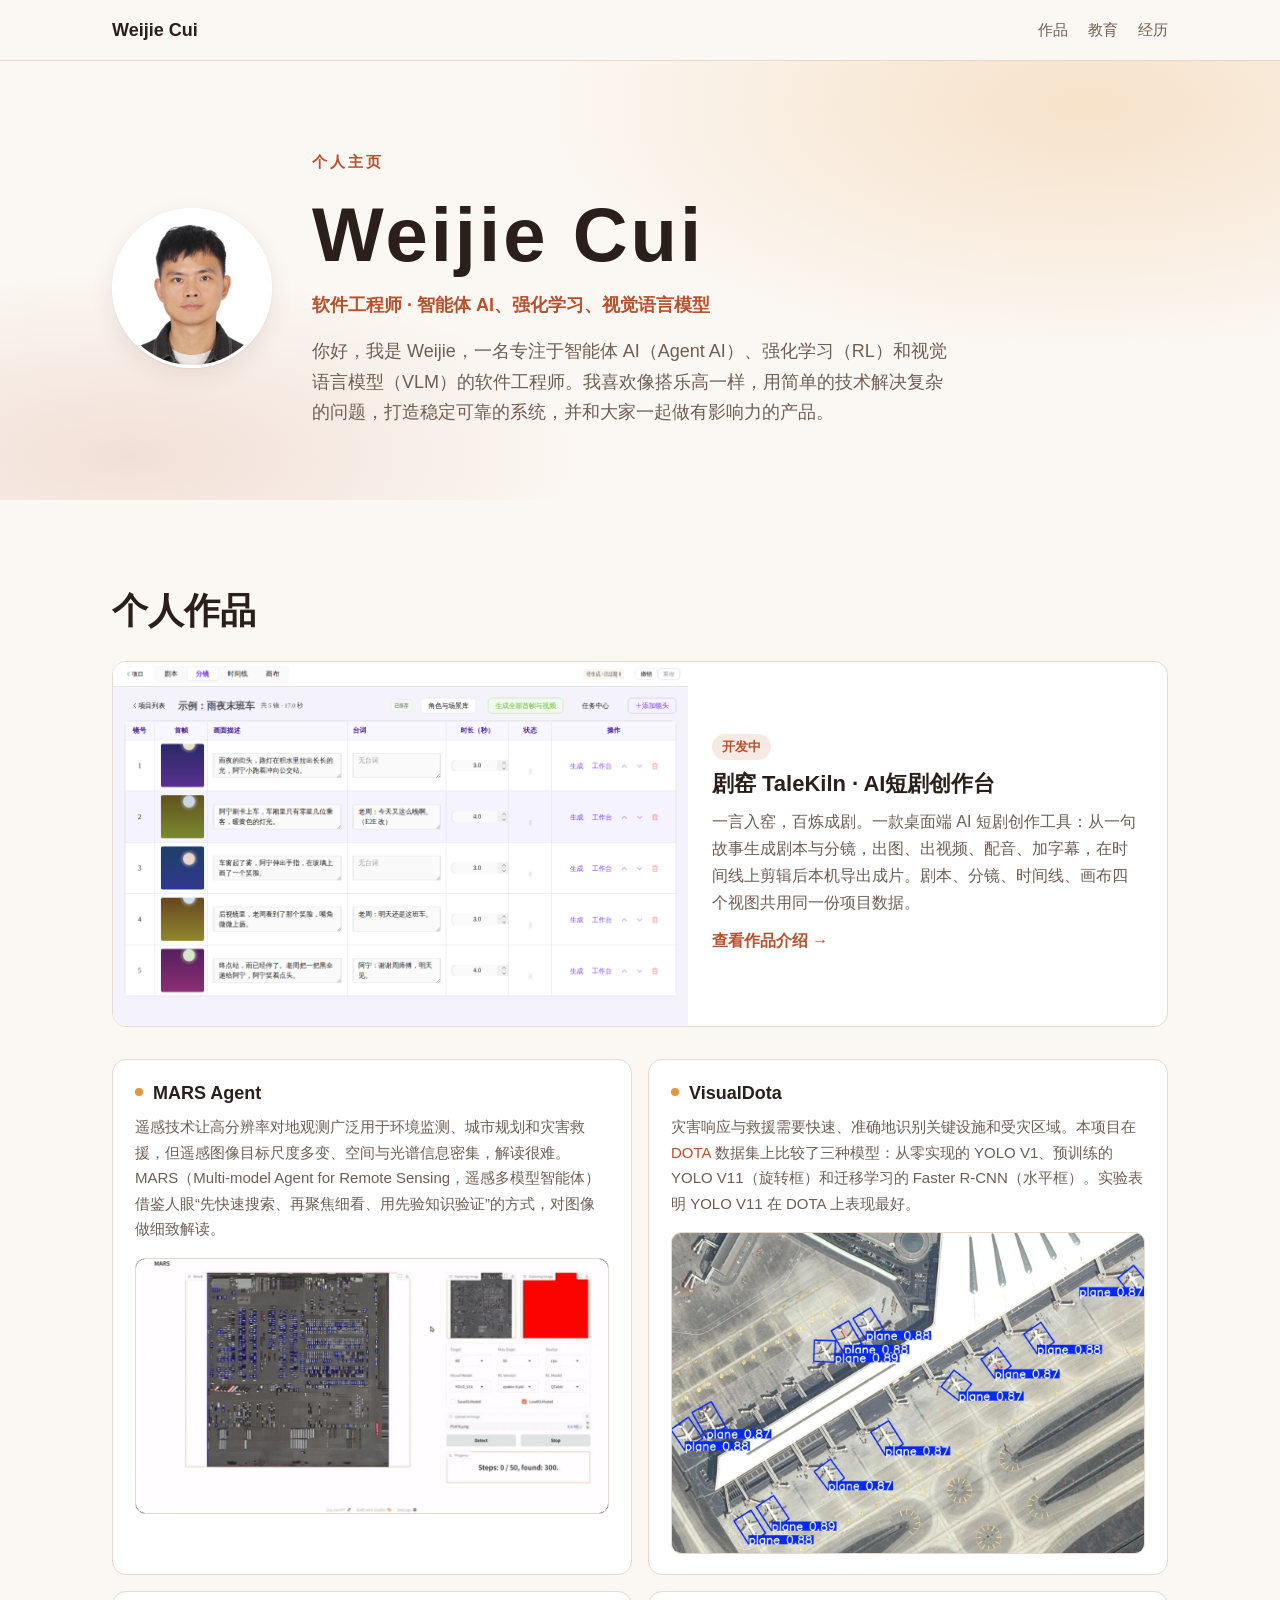
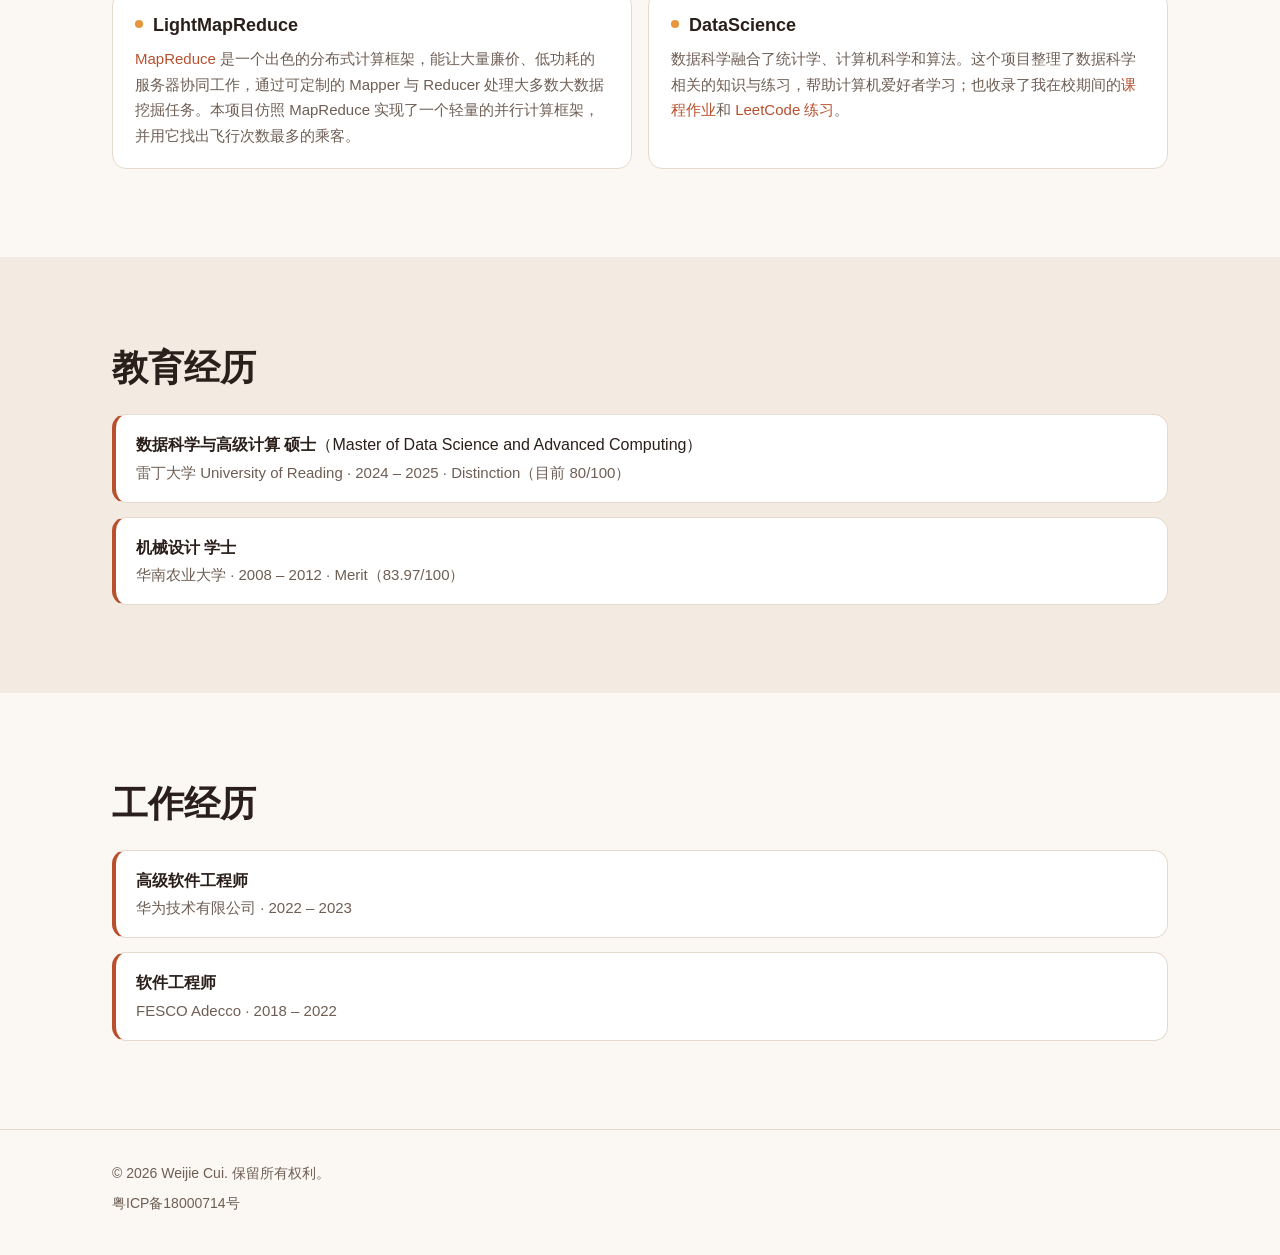
<file: index.html>
<!doctype html>
<html lang="zh-CN">
<head>
<meta charset="utf-8">
<meta name="viewport" content="width=device-width, initial-scale=1">
<title>Weijie Cui · 个人主页</title>
<meta name="description" content="Weijie Cui 的个人主页：软件工程师，方向为智能体 AI、强化学习与视觉语言模型。个人作品与经历。">
<meta name="color-scheme" content="light dark">
<link rel="icon" href="assets/home/selfie.jpg" type="image/jpeg">
<link rel="stylesheet" href="assets/style.css">
<link rel="stylesheet" href="assets/home.css">
</head>
<body>

<header class="nav">
  <div class="wrap nav-inner">
    <a class="brand" href="#top">Weijie Cui</a>
    <nav class="nav-links" aria-label="页面导航">
      <a href="#projects">作品</a>
      <a href="#education">教育</a>
      <a href="#work">经历</a>
    </nav>
  </div>
</header>

<main id="top">

<section class="hero home-hero">
  <div class="wrap profile">
    <img class="avatar" src="assets/home/selfie.jpg" alt="Weijie Cui 的照片" width="160" height="160">
    <div>
      <p class="eyebrow">个人主页</p>
      <h1 class="name">Weijie Cui</h1>
      <p class="role">软件工程师 · 智能体 AI、强化学习、视觉语言模型</p>
      <p class="lead">你好，我是 Weijie，一名专注于智能体 AI（Agent AI）、强化学习（RL）和视觉语言模型（VLM）的软件工程师。我喜欢像搭乐高一样，用简单的技术解决复杂的问题，打造稳定可靠的系统，并和大家一起做有影响力的产品。</p>
    </div>
  </div>
</section>

<section id="projects" class="section">
  <div class="wrap">
    <h2>个人作品</h2>

    <a class="feature" href="talekiln/">
      <img src="assets/four-views-storyboard.png" alt="剧窑分镜视图截图" width="1200" height="760" loading="lazy">
      <div class="feature-body">
        <p class="tag">开发中</p>
        <h3>剧窑 TaleKiln · AI短剧创作台</h3>
        <p>一言入窑，百炼成剧。一款桌面端 AI 短剧创作工具：从一句故事生成剧本与分镜，出图、出视频、配音、加字幕，在时间线上剪辑后本机导出成片。剧本、分镜、时间线、画布四个视图共用同一份项目数据。</p>
        <span class="more">查看作品介绍 →</span>
      </div>
    </a>

    <div class="grid projects">
      <article class="card">
        <h3><a href="https://github.com/WeijieCui/MARS" target="_blank" rel="noopener">MARS Agent</a></h3>
        <p>遥感技术让高分辨率对地观测广泛用于环境监测、城市规划和灾害救援，但遥感图像目标尺度多变、空间与光谱信息密集，解读很难。MARS（Multi-model Agent for Remote Sensing，遥感多模型智能体）借鉴人眼“先快速搜索、再聚焦细看、用先验知识验证”的方式，对图像做细致解读。</p>
        <video class="media" src="assets/home/mars.mp4" poster="assets/home/mars-poster.jpg" autoplay muted loop playsinline preload="metadata" aria-label="MARS 智能体演示"></video>
      </article>
      <article class="card">
        <h3><a href="https://github.com/WeijieCui/VisualDota" target="_blank" rel="noopener">VisualDota</a></h3>
        <p>灾害响应与救援需要快速、准确地识别关键设施和受灾区域。本项目在 <a href="https://captain-whu.github.io/DOTA/dataset.html" target="_blank" rel="noopener">DOTA</a> 数据集上比较了三种模型：从零实现的 YOLO V1、预训练的 YOLO V11（旋转框）和迁移学习的 Faster R-CNN（水平框）。实验表明 YOLO V11 在 DOTA 上表现最好。</p>
        <img class="media" src="assets/home/plane.jpg" alt="VisualDota 飞机检测结果" width="1200" height="812" loading="lazy">
      </article>
      <article class="card">
        <h3><a href="https://github.com/WeijieCui/LightMapReduce" target="_blank" rel="noopener">LightMapReduce</a></h3>
        <p><a href="https://hadoop.apache.org/docs/r1.2.1/mapred_tutorial.html" target="_blank" rel="noopener">MapReduce</a> 是一个出色的分布式计算框架，能让大量廉价、低功耗的服务器协同工作，通过可定制的 Mapper 与 Reducer 处理大多数大数据挖掘任务。本项目仿照 MapReduce 实现了一个轻量的并行计算框架，并用它找出飞行次数最多的乘客。</p>
      </article>
      <article class="card">
        <h3><a href="https://github.com/WeijieCui/DataScience" target="_blank" rel="noopener">DataScience</a></h3>
        <p>数据科学融合了统计学、计算机科学和算法。这个项目整理了数据科学相关的知识与练习，帮助计算机爱好者学习；也收录了我在校期间的<a href="https://github.com/WeijieCui/DataScience/tree/main/coursework" target="_blank" rel="noopener">课程作业</a>和 <a href="https://github.com/WeijieCui/DataScience/tree/main/python_lang/src/leetcode" target="_blank" rel="noopener">LeetCode 练习</a>。</p>
      </article>
    </div>
  </div>
</section>

<section id="education" class="section section-alt">
  <div class="wrap">
    <h2>教育经历</h2>
    <ul class="timeline">
      <li><b>数据科学与高级计算 硕士</b>（Master of Data Science and Advanced Computing）<br><span>雷丁大学 University of Reading · 2024 – 2025 · Distinction（目前 80/100）</span></li>
      <li><b>机械设计 学士</b><br><span>华南农业大学 · 2008 – 2012 · Merit（83.97/100）</span></li>
    </ul>
  </div>
</section>

<section id="work" class="section">
  <div class="wrap">
    <h2>工作经历</h2>
    <ul class="timeline">
      <li><b>高级软件工程师</b><br><span>华为技术有限公司 · 2022 – 2023</span></li>
      <li><b>软件工程师</b><br><span>FESCO Adecco · 2018 – 2022</span></li>
    </ul>
  </div>
</section>

</main>

<footer class="footer">
  <div class="wrap footer-inner">
    <p>© 2026 Weijie Cui. 保留所有权利。</p>
    <p><a class="icp" href="https://beian.miit.gov.cn/" target="_blank" rel="noopener">粤ICP备18000714号</a></p>
  </div>
</footer>

</body>
</html>
</file>
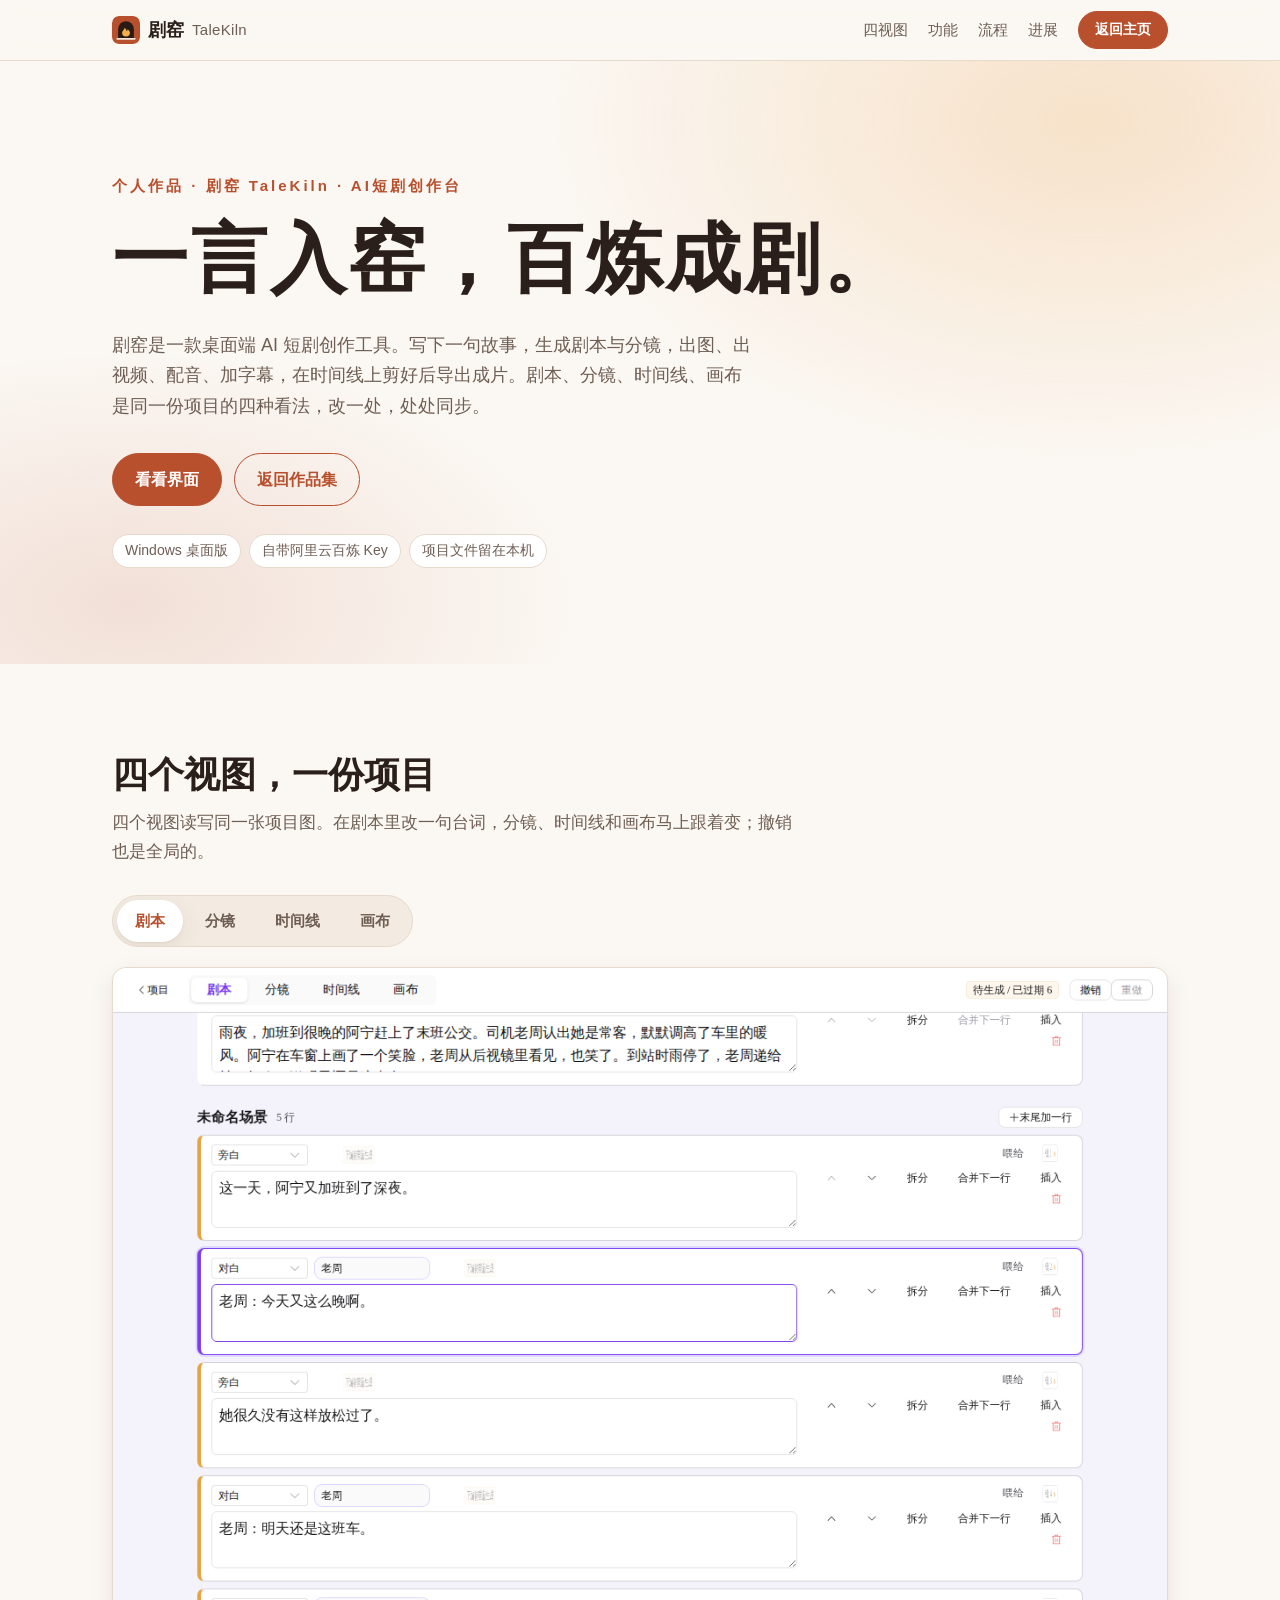
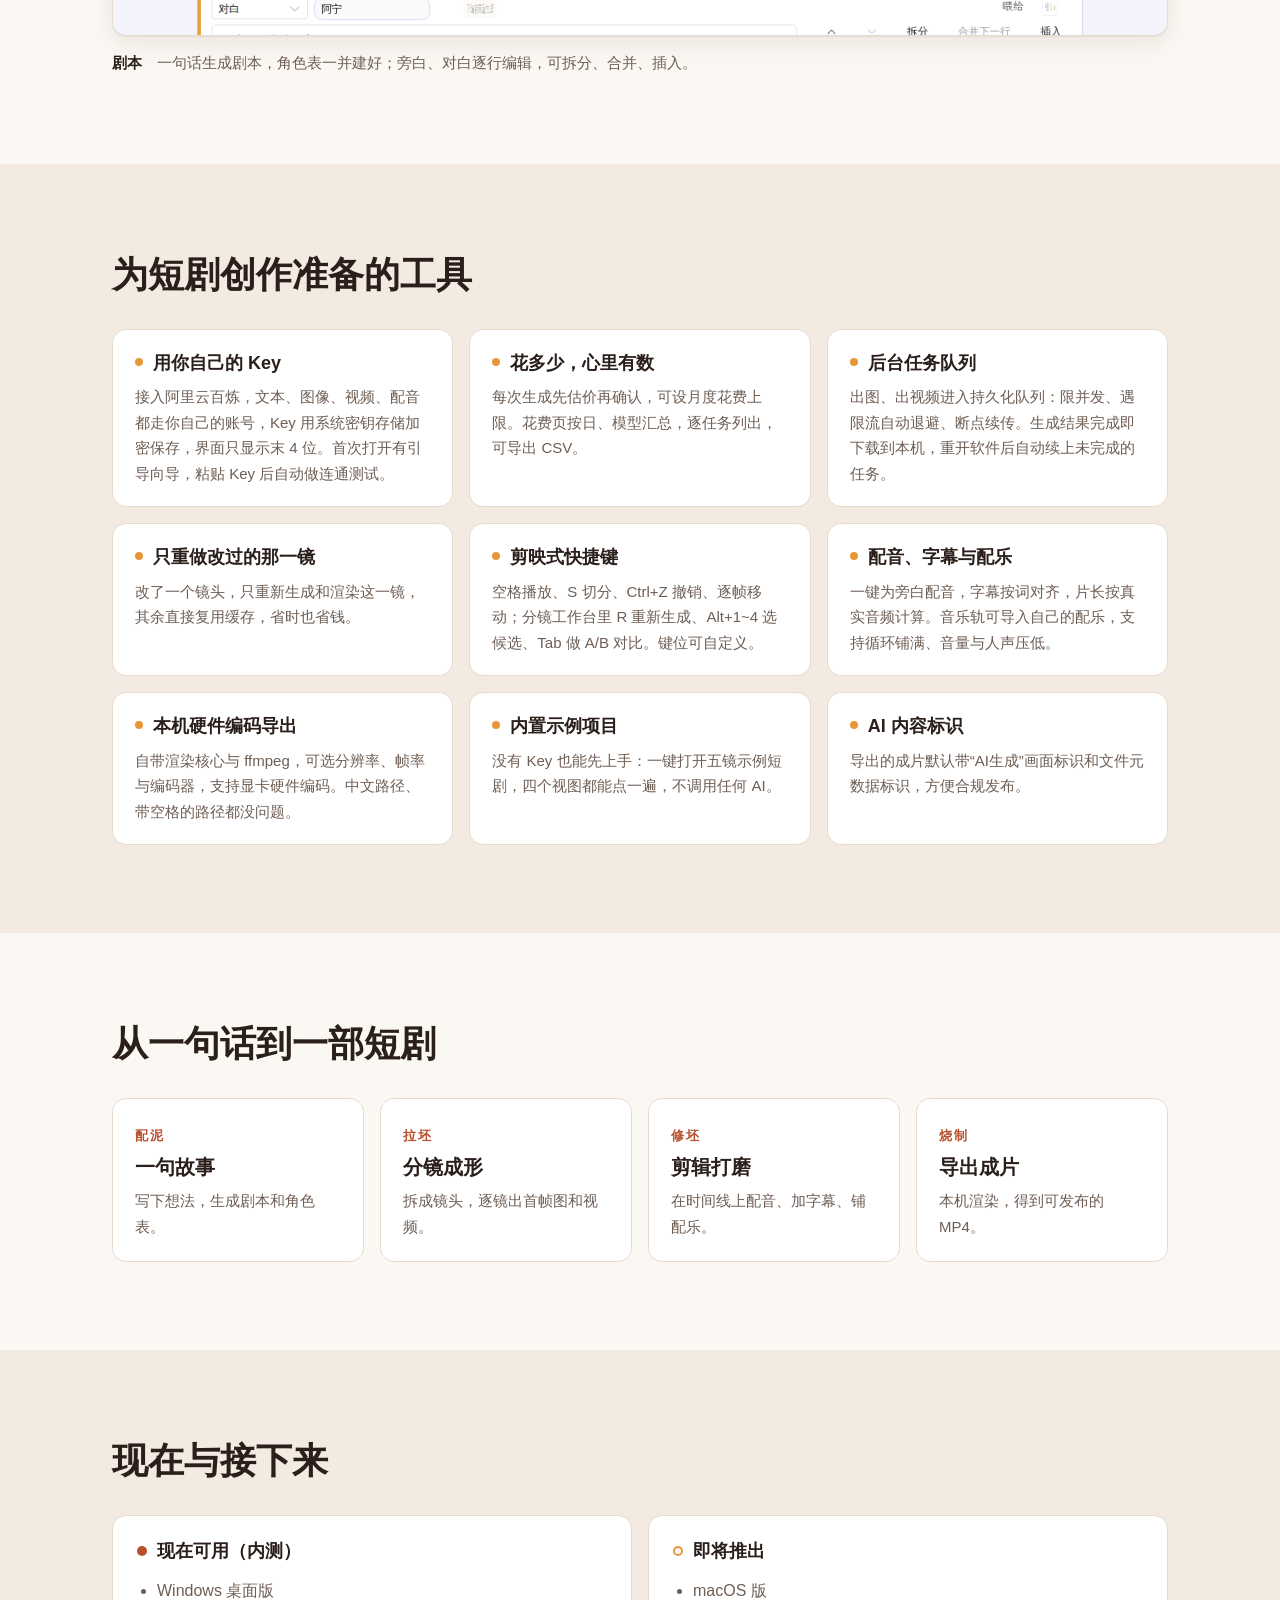
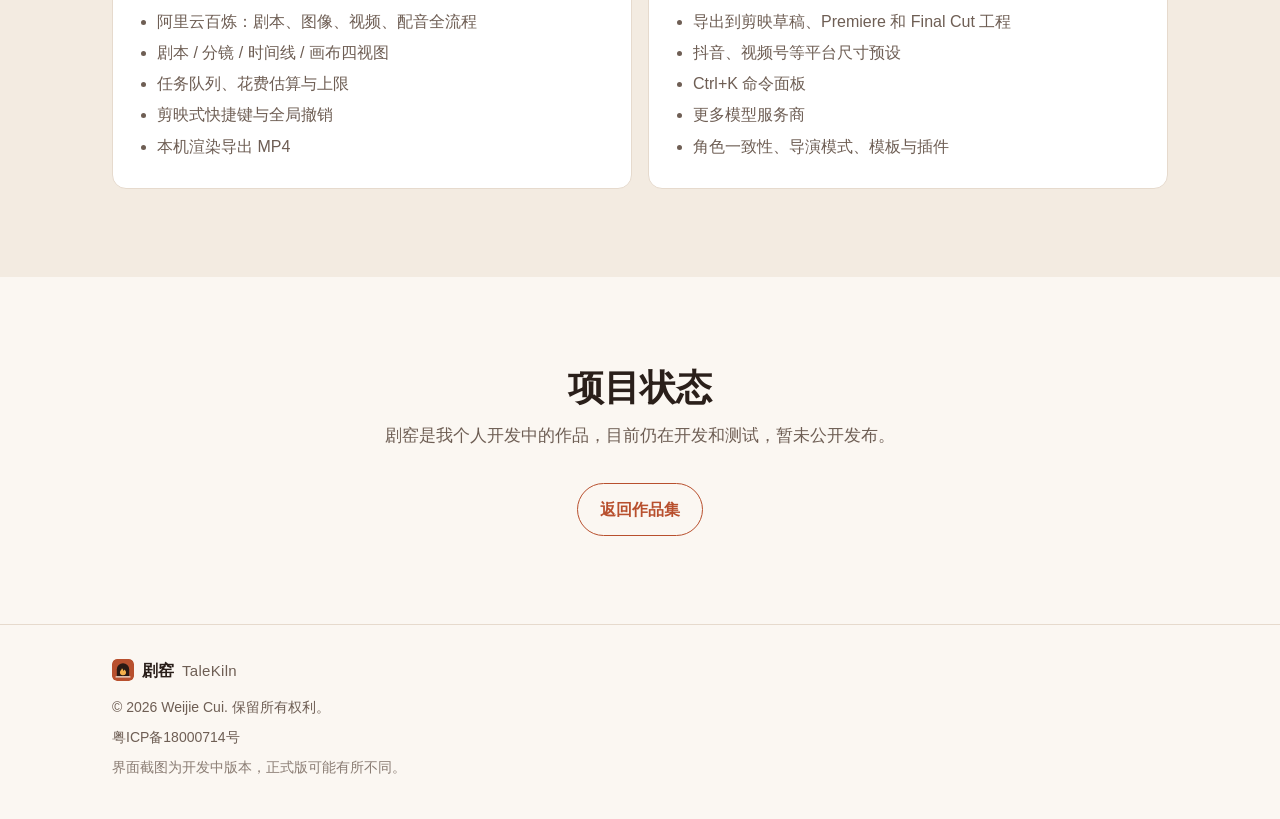
<file: talekiln/index.html>
<!doctype html>
<html lang="zh-CN">
<head>
<meta charset="utf-8">
<meta name="viewport" content="width=device-width, initial-scale=1">
<title>剧窑 TaleKiln · AI短剧创作台</title>
<meta name="description" content="剧窑 TaleKiln，AI短剧创作台。一言入窑，百炼成剧：从一句故事到可导出的短剧成片，剧本、分镜、时间线、画布四视图同一份项目数据。">
<meta property="og:title" content="剧窑 TaleKiln · AI短剧创作台">
<meta property="og:description" content="一言入窑，百炼成剧。">
<meta property="og:image" content="../assets/four-views-storyboard.png">
<meta name="color-scheme" content="light dark">
<link rel="icon" href="../assets/favicon.svg" type="image/svg+xml">
<link rel="stylesheet" href="../assets/style.css">
</head>
<body>

<header class="nav">
  <div class="wrap nav-inner">
    <a class="brand" href="#top" aria-label="剧窑 TaleKiln 首页">
      <img src="../assets/favicon.svg" alt="" width="28" height="28">
      <span>剧窑</span><span class="brand-en">TaleKiln</span>
    </a>
    <nav class="nav-links" aria-label="页面导航">
      <a href="#views">四视图</a>
      <a href="#features">功能</a>
      <a href="#flow">流程</a>
      <a href="#roadmap">进展</a>
      <a class="btn btn-small" href="../">返回主页</a>
    </nav>
  </div>
</header>

<main id="top">

<section class="hero">
  <div class="wrap hero-inner">
    <p class="eyebrow">个人作品 · 剧窑 TaleKiln · AI短剧创作台</p>
    <h1>一言入窑，<br class="br-sm">百炼成剧。</h1>
    <p class="lead">剧窑是一款桌面端 AI 短剧创作工具。写下一句故事，生成剧本与分镜，出图、出视频、配音、加字幕，在时间线上剪好后导出成片。剧本、分镜、时间线、画布是同一份项目的四种看法，改一处，处处同步。</p>
    <div class="cta">
      <a class="btn" href="#views">看看界面</a>
      <a class="btn btn-ghost" href="../">返回作品集</a>
    </div>
    <ul class="hero-tags" aria-label="要点">
      <li>Windows 桌面版</li>
      <li>自带阿里云百炼 Key</li>
      <li>项目文件留在本机</li>
    </ul>
  </div>
</section>

<section id="views" class="section">
  <div class="wrap">
    <h2>四个视图，一份项目</h2>
    <p class="section-lead">四个视图读写同一张项目图。在剧本里改一句台词，分镜、时间线和画布马上跟着变；撤销也是全局的。</p>

    <div class="tabs" role="tablist" aria-label="四个视图">
      <button role="tab" aria-selected="true" aria-controls="p-script" id="t-script">剧本</button>
      <button role="tab" aria-selected="false" aria-controls="p-storyboard" id="t-storyboard" tabindex="-1">分镜</button>
      <button role="tab" aria-selected="false" aria-controls="p-timeline" id="t-timeline" tabindex="-1">时间线</button>
      <button role="tab" aria-selected="false" aria-controls="p-canvas" id="t-canvas" tabindex="-1">画布</button>
    </div>

    <div class="panels">
      <figure role="tabpanel" id="p-script" aria-labelledby="t-script">
        <img src="../assets/four-views-script.png" alt="剧本视图：按场景逐行列出旁白与对白" width="1200" height="760" loading="lazy">
        <figcaption><b>剧本</b>　一句话生成剧本，角色表一并建好；旁白、对白逐行编辑，可拆分、合并、插入。</figcaption>
      </figure>
      <figure role="tabpanel" id="p-storyboard" aria-labelledby="t-storyboard" hidden>
        <img src="../assets/four-views-storyboard.png" alt="分镜视图：镜号、首帧、画面描述、台词、时长的分镜表" width="1200" height="760" loading="lazy">
        <figcaption><b>分镜</b>　每镜的首帧、画面描述、台词和时长一表看全，单镜或整集一键生成。</figcaption>
      </figure>
      <figure role="tabpanel" id="p-timeline" aria-labelledby="t-timeline" hidden>
        <img src="../assets/four-views-timeline.png" alt="时间线视图：视频、字幕、旁白、音乐四条轨道" width="1200" height="760" loading="lazy">
        <figcaption><b>时间线</b>　视频、字幕、旁白、音乐四条轨，拖拽、吸附、切分，快捷键参考剪映。</figcaption>
      </figure>
      <figure role="tabpanel" id="p-canvas" aria-labelledby="t-canvas" hidden>
        <img src="../assets/four-views-canvas.png" alt="画布视图：剧本行、镜头、首帧图、配音、视频以节点连线展示" width="1200" height="760" loading="lazy">
        <figcaption><b>画布</b>　剧本行、镜头、首帧图、配音、视频连成一张图，哪一环需要重新生成一眼看清。</figcaption>
      </figure>
    </div>
  </div>
</section>

<section id="features" class="section section-alt">
  <div class="wrap">
    <h2>为短剧创作准备的工具</h2>
    <div class="grid">
      <article class="card">
        <h3>用你自己的 Key</h3>
        <p>接入阿里云百炼，文本、图像、视频、配音都走你自己的账号，Key 用系统密钥存储加密保存，界面只显示末 4 位。首次打开有引导向导，粘贴 Key 后自动做连通测试。</p>
      </article>
      <article class="card">
        <h3>花多少，心里有数</h3>
        <p>每次生成先估价再确认，可设月度花费上限。花费页按日、模型汇总，逐任务列出，可导出 CSV。</p>
      </article>
      <article class="card">
        <h3>后台任务队列</h3>
        <p>出图、出视频进入持久化队列：限并发、遇限流自动退避、断点续传。生成结果完成即下载到本机，重开软件后自动续上未完成的任务。</p>
      </article>
      <article class="card">
        <h3>只重做改过的那一镜</h3>
        <p>改了一个镜头，只重新生成和渲染这一镜，其余直接复用缓存，省时也省钱。</p>
      </article>
      <article class="card">
        <h3>剪映式快捷键</h3>
        <p>空格播放、S 切分、Ctrl+Z 撤销、逐帧移动；分镜工作台里 R 重新生成、Alt+1~4 选候选、Tab 做 A/B 对比。键位可自定义。</p>
      </article>
      <article class="card">
        <h3>配音、字幕与配乐</h3>
        <p>一键为旁白配音，字幕按词对齐，片长按真实音频计算。音乐轨可导入自己的配乐，支持循环铺满、音量与人声压低。</p>
      </article>
      <article class="card">
        <h3>本机硬件编码导出</h3>
        <p>自带渲染核心与 ffmpeg，可选分辨率、帧率与编码器，支持显卡硬件编码。中文路径、带空格的路径都没问题。</p>
      </article>
      <article class="card">
        <h3>内置示例项目</h3>
        <p>没有 Key 也能先上手：一键打开五镜示例短剧，四个视图都能点一遍，不调用任何 AI。</p>
      </article>
      <article class="card">
        <h3>AI 内容标识</h3>
        <p>导出的成片默认带“AI生成”画面标识和文件元数据标识，方便合规发布。</p>
      </article>
    </div>
  </div>
</section>

<section id="flow" class="section">
  <div class="wrap">
    <h2>从一句话到一部短剧</h2>
    <ol class="flow">
      <li><span class="step">配泥</span><h3>一句故事</h3><p>写下想法，生成剧本和角色表。</p></li>
      <li><span class="step">拉坯</span><h3>分镜成形</h3><p>拆成镜头，逐镜出首帧图和视频。</p></li>
      <li><span class="step">修坯</span><h3>剪辑打磨</h3><p>在时间线上配音、加字幕、铺配乐。</p></li>
      <li><span class="step">烧制</span><h3>导出成片</h3><p>本机渲染，得到可发布的 MP4。</p></li>
    </ol>
  </div>
</section>

<section id="roadmap" class="section section-alt">
  <div class="wrap">
    <h2>现在与接下来</h2>
    <div class="road">
      <div class="road-col">
        <h3><span class="dot dot-now"></span>现在可用（内测）</h3>
        <ul>
          <li>Windows 桌面版</li>
          <li>阿里云百炼：剧本、图像、视频、配音全流程</li>
          <li>剧本 / 分镜 / 时间线 / 画布四视图</li>
          <li>任务队列、花费估算与上限</li>
          <li>剪映式快捷键与全局撤销</li>
          <li>本机渲染导出 MP4</li>
        </ul>
      </div>
      <div class="road-col">
        <h3><span class="dot dot-next"></span>即将推出</h3>
        <ul>
          <li>macOS 版</li>
          <li>导出到剪映草稿、Premiere 和 Final Cut 工程</li>
          <li>抖音、视频号等平台尺寸预设</li>
          <li>Ctrl+K 命令面板</li>
          <li>更多模型服务商</li>
          <li>角色一致性、导演模式、模板与插件</li>
        </ul>
      </div>
    </div>
  </div>
</section>

<section id="status" class="section download">
  <div class="wrap">
    <h2>项目状态</h2>
    <p class="section-lead">剧窑是我个人开发中的作品，目前仍在开发和测试，暂未公开发布。</p>
    <div class="cta cta-center">
      <a class="btn btn-ghost" href="../">返回作品集</a>
    </div>
  </div>
</section>

</main>

<footer class="footer">
  <div class="wrap footer-inner">
    <div class="brand brand-foot"><img src="../assets/favicon.svg" alt="" width="22" height="22"><span>剧窑</span><span class="brand-en">TaleKiln</span></div>
    <p>© 2026 Weijie Cui. 保留所有权利。</p>
    <p><a class="icp" href="https://beian.miit.gov.cn/" target="_blank" rel="noopener">粤ICP备18000714号</a></p>
    <p class="muted">界面截图为开发中版本，正式版可能有所不同。</p>
  </div>
</footer>

<script>
(function () {
  var tabs = Array.prototype.slice.call(document.querySelectorAll('[role="tab"]'));
  function select(tab) {
    tabs.forEach(function (t) {
      var on = t === tab;
      t.setAttribute('aria-selected', on ? 'true' : 'false');
      t.tabIndex = on ? 0 : -1;
      document.getElementById(t.getAttribute('aria-controls')).hidden = !on;
    });
  }
  tabs.forEach(function (t, i) {
    t.addEventListener('click', function () { select(t); });
    t.addEventListener('keydown', function (e) {
      var d = e.key === 'ArrowRight' ? 1 : e.key === 'ArrowLeft' ? -1 : 0;
      if (!d) return;
      var n = tabs[(i + d + tabs.length) % tabs.length];
      select(n); n.focus(); e.preventDefault();
    });
  });
})();
</script>
</body>
</html>
</file>
<file: assets/style.css>
:root {
  --bg: #FBF7F2;
  --bg-alt: #F3EBE1;
  --surface: #FFFFFF;
  --text: #2A1F1A;
  --muted: #6E5E54;
  --line: #E6DACD;
  --accent: #B8502E;
  --accent-ink: #FFFFFF;
  --ember: #E8963A;
  --shadow: 0 1px 2px rgba(60, 30, 10, .06), 0 8px 24px rgba(60, 30, 10, .08);
  --radius: 14px;
  --wrap: 1120px;
}

@media (prefers-color-scheme: dark) {
  :root:not([data-theme="light"]) {
    --bg: #17110E;
    --bg-alt: #1F1813;
    --surface: #271E18;
    --text: #F1E7DD;
    --muted: #B3A193;
    --line: #3A2E26;
    --accent: #E0784F;
    --accent-ink: #1A0F0A;
    --ember: #F5B04A;
    --shadow: 0 1px 2px rgba(0, 0, 0, .3), 0 8px 24px rgba(0, 0, 0, .35);
  }
}
:root[data-theme="dark"] {
  --bg: #17110E;
  --bg-alt: #1F1813;
  --surface: #271E18;
  --text: #F1E7DD;
  --muted: #B3A193;
  --line: #3A2E26;
  --accent: #E0784F;
  --accent-ink: #1A0F0A;
  --ember: #F5B04A;
  --shadow: 0 1px 2px rgba(0, 0, 0, .3), 0 8px 24px rgba(0, 0, 0, .35);
}

* { box-sizing: border-box; }
html { scroll-behavior: smooth; scroll-padding-top: 72px; }
body {
  margin: 0;
  background: var(--bg);
  color: var(--text);
  font-family: -apple-system, BlinkMacSystemFont, "PingFang SC", "Hiragino Sans GB", "Microsoft YaHei", "Noto Sans SC", "Segoe UI", sans-serif;
  font-size: 16px;
  line-height: 1.7;
  -webkit-font-smoothing: antialiased;
}
img { max-width: 100%; height: auto; display: block; }
a { color: var(--accent); text-decoration: none; }
a:hover { text-decoration: underline; }
h1, h2, h3 { line-height: 1.25; margin: 0; }

.wrap { max-width: var(--wrap); margin: 0 auto; padding: 0 16px; }
@media (min-width: 720px) { .wrap { padding: 0 32px; } }

/* Nav */
.nav {
  position: sticky; top: 0; z-index: 10;
  background: color-mix(in srgb, var(--bg) 88%, transparent);
  backdrop-filter: saturate(1.4) blur(10px);
  -webkit-backdrop-filter: saturate(1.4) blur(10px);
  border-bottom: 1px solid var(--line);
}
.nav-inner { display: flex; align-items: center; justify-content: space-between; height: 60px; gap: 12px; }
.brand { display: flex; align-items: center; gap: 8px; color: var(--text); font-weight: 700; font-size: 18px; }
.brand:hover { text-decoration: none; }
.brand img { border-radius: 7px; }
.brand-en { font-weight: 500; color: var(--muted); font-size: 15px; letter-spacing: .02em; }
.nav-links { display: flex; align-items: center; gap: 20px; font-size: 15px; }
.nav-links a:not(.btn) { color: var(--muted); }
.nav-links a:not(.btn):hover { color: var(--text); text-decoration: none; }
@media (max-width: 640px) { .nav-links a:not(.btn) { display: none; } }

/* Buttons */
.btn {
  display: inline-flex; align-items: center; justify-content: center;
  padding: 12px 22px; border-radius: 999px;
  background: var(--accent); color: var(--accent-ink);
  font-weight: 600; font-size: 16px; border: 1px solid var(--accent);
  transition: transform .15s ease, box-shadow .15s ease;
}
.btn:hover { text-decoration: none; transform: translateY(-1px); box-shadow: var(--shadow); }
.btn-small { padding: 6px 16px; font-size: 14px; }
.btn-ghost { background: transparent; color: var(--accent); }
.btn-disabled { opacity: .55; cursor: not-allowed; }
.btn-disabled:hover { transform: none; box-shadow: none; }

/* Hero */
.hero {
  padding: 72px 0 64px;
  background:
    radial-gradient(60% 80% at 85% 10%, color-mix(in srgb, var(--ember) 22%, transparent), transparent 70%),
    radial-gradient(50% 60% at 10% 90%, color-mix(in srgb, var(--accent) 14%, transparent), transparent 70%);
}
@media (min-width: 720px) { .hero { padding: 112px 0 96px; } }
.eyebrow { margin: 0 0 12px; color: var(--accent); font-weight: 600; letter-spacing: .2em; font-size: 15px; }
.hero h1 { font-size: clamp(40px, 8vw, 76px); letter-spacing: .04em; font-weight: 800; }
.br-sm { display: inline; }
@media (min-width: 720px) { .br-sm { display: none; } }
.lead { max-width: 640px; margin: 24px 0 0; font-size: 18px; color: var(--muted); }
.cta { display: flex; flex-wrap: wrap; gap: 12px; margin-top: 32px; }
.cta-center { justify-content: center; }
.hero-tags { display: flex; flex-wrap: wrap; gap: 8px; margin: 28px 0 0; padding: 0; list-style: none; }
.hero-tags li {
  padding: 4px 12px; border-radius: 999px; font-size: 14px;
  background: var(--surface); border: 1px solid var(--line); color: var(--muted);
}

/* Sections */
.section { padding: 64px 0; }
@media (min-width: 720px) { .section { padding: 88px 0; } }
.section-alt { background: var(--bg-alt); }
.section h2 { font-size: clamp(26px, 4vw, 36px); }
.section-lead { margin: 12px 0 0; color: var(--muted); max-width: 680px; font-size: 17px; }

/* Tabs */
.tabs {
  display: inline-flex; gap: 4px; margin-top: 28px; padding: 4px;
  background: var(--bg-alt); border: 1px solid var(--line); border-radius: 999px;
  max-width: 100%; overflow-x: auto;
}
.tabs button {
  border: 0; background: transparent; color: var(--muted);
  font: inherit; font-size: 15px; font-weight: 600;
  padding: 8px 18px; border-radius: 999px; cursor: pointer; white-space: nowrap;
}
.tabs button[aria-selected="true"] { background: var(--surface); color: var(--accent); box-shadow: var(--shadow); }
.tabs button:focus-visible { outline: 2px solid var(--accent); outline-offset: 2px; }
.panels { margin-top: 20px; }
.panels figure { margin: 0; }
.panels img {
  width: 100%; border-radius: var(--radius);
  border: 1px solid var(--line); box-shadow: var(--shadow); background: #fff;
}
.panels figcaption { margin-top: 14px; color: var(--muted); font-size: 15px; }
.panels figcaption b { color: var(--text); }

/* Feature grid */
.grid { display: grid; gap: 16px; margin-top: 32px; grid-template-columns: 1fr; }
@media (min-width: 640px) { .grid { grid-template-columns: repeat(2, 1fr); } }
@media (min-width: 960px) { .grid { grid-template-columns: repeat(3, 1fr); } }
.card {
  background: var(--surface); border: 1px solid var(--line);
  border-radius: var(--radius); padding: 22px 22px 20px;
}
.card h3 { font-size: 18px; }
.card h3::before {
  content: ""; display: inline-block; width: 8px; height: 8px; margin-right: 10px;
  border-radius: 50%; background: var(--ember); vertical-align: middle; transform: translateY(-2px);
}
.card p { margin: 10px 0 0; color: var(--muted); font-size: 15px; }

/* Flow */
.flow {
  list-style: none; padding: 0; margin: 32px 0 0;
  display: grid; gap: 16px; grid-template-columns: 1fr;
  counter-reset: s;
}
@media (min-width: 640px) { .flow { grid-template-columns: repeat(2, 1fr); } }
@media (min-width: 960px) { .flow { grid-template-columns: repeat(4, 1fr); } }
.flow li {
  position: relative; padding: 22px; border-radius: var(--radius);
  border: 1px solid var(--line); background: var(--surface);
}
.flow .step {
  display: inline-block; font-size: 13px; font-weight: 700; letter-spacing: .15em;
  color: var(--accent); margin-bottom: 8px;
}
.flow h3 { font-size: 20px; }
.flow p { margin: 8px 0 0; color: var(--muted); font-size: 15px; }

/* Roadmap */
.road { display: grid; gap: 16px; margin-top: 32px; grid-template-columns: 1fr; }
@media (min-width: 720px) { .road { grid-template-columns: 1fr 1fr; } }
.road-col { background: var(--surface); border: 1px solid var(--line); border-radius: var(--radius); padding: 24px; }
.road-col h3 { font-size: 18px; display: flex; align-items: center; gap: 10px; }
.road-col ul { margin: 14px 0 0; padding-left: 20px; color: var(--muted); }
.road-col li { margin: 4px 0; }
.dot { width: 10px; height: 10px; border-radius: 50%; display: inline-block; }
.dot-now { background: var(--accent); }
.dot-next { background: transparent; border: 2px solid var(--ember); }

/* Download */
.download { text-align: center; }
.download .section-lead { margin-left: auto; margin-right: auto; }

/* Footer */
.footer { border-top: 1px solid var(--line); padding: 32px 0 40px; font-size: 14px; color: var(--muted); }
.footer-inner { display: flex; flex-direction: column; gap: 6px; }
.footer p { margin: 0; }
.brand-foot { font-size: 16px; margin-bottom: 6px; }
.brand-foot img { border-radius: 5px; }
.muted { opacity: .8; }

@media (prefers-reduced-motion: reduce) {
  html { scroll-behavior: auto; }
  .btn { transition: none; }
}
.footer .icp { color: var(--muted); }
.footer .icp:hover { color: var(--text); }
</file>
<file: assets/home.css>
.home-hero { padding: 56px 0 48px; }
@media (min-width: 720px) { .home-hero { padding: 88px 0 72px; } }
.profile { display: flex; flex-direction: column; gap: 24px; align-items: flex-start; }
@media (min-width: 720px) { .profile { flex-direction: row; align-items: center; gap: 40px; } }
.avatar {
  width: 128px; height: 128px; border-radius: 50%; object-fit: cover; flex: none;
  border: 3px solid var(--surface); box-shadow: var(--shadow);
}
@media (min-width: 720px) { .avatar { width: 160px; height: 160px; } }
.name { font-size: clamp(36px, 6vw, 56px); font-weight: 800; letter-spacing: .01em; }
.role { margin: 8px 0 0; font-size: 18px; font-weight: 600; color: var(--accent); }
.home-hero .lead { margin-top: 16px; }

.feature {
  display: grid; grid-template-columns: 1fr; gap: 0; margin-top: 28px;
  background: var(--surface); border: 1px solid var(--line); border-radius: var(--radius);
  overflow: hidden; color: var(--text); transition: box-shadow .15s ease, transform .15s ease;
}
.feature:hover { text-decoration: none; box-shadow: var(--shadow); transform: translateY(-2px); }
@media (min-width: 860px) { .feature { grid-template-columns: 1.2fr 1fr; } }
.feature img { width: 100%; height: 100%; object-fit: cover; object-position: left top; background: #fff; }
.feature-body { padding: 24px; display: flex; flex-direction: column; gap: 10px; justify-content: center; }
.feature-body h3 { font-size: 22px; }
.feature-body p { margin: 0; color: var(--muted); }
.feature .more { color: var(--accent); font-weight: 600; }
.tag {
  align-self: flex-start; padding: 2px 10px; border-radius: 999px; font-size: 13px; font-weight: 600;
  color: var(--accent); background: color-mix(in srgb, var(--accent) 12%, transparent);
}
.feature-body p.tag { color: var(--accent); }

.projects { grid-template-columns: 1fr; }
@media (min-width: 760px) { .projects { grid-template-columns: repeat(2, 1fr); } }
.projects .card h3 a { color: var(--text); }
.projects .card h3 a:hover { color: var(--accent); }
.media { width: 100%; margin-top: 16px; border-radius: 10px; border: 1px solid var(--line); background: #000; }
img.media { background: transparent; }

.timeline { list-style: none; padding: 0; margin: 24px 0 0; display: grid; gap: 14px; }
.timeline li {
  background: var(--surface); border: 1px solid var(--line); border-radius: var(--radius);
  padding: 16px 20px; border-left: 4px solid var(--accent);
}
.timeline span { color: var(--muted); font-size: 15px; }
</file>
